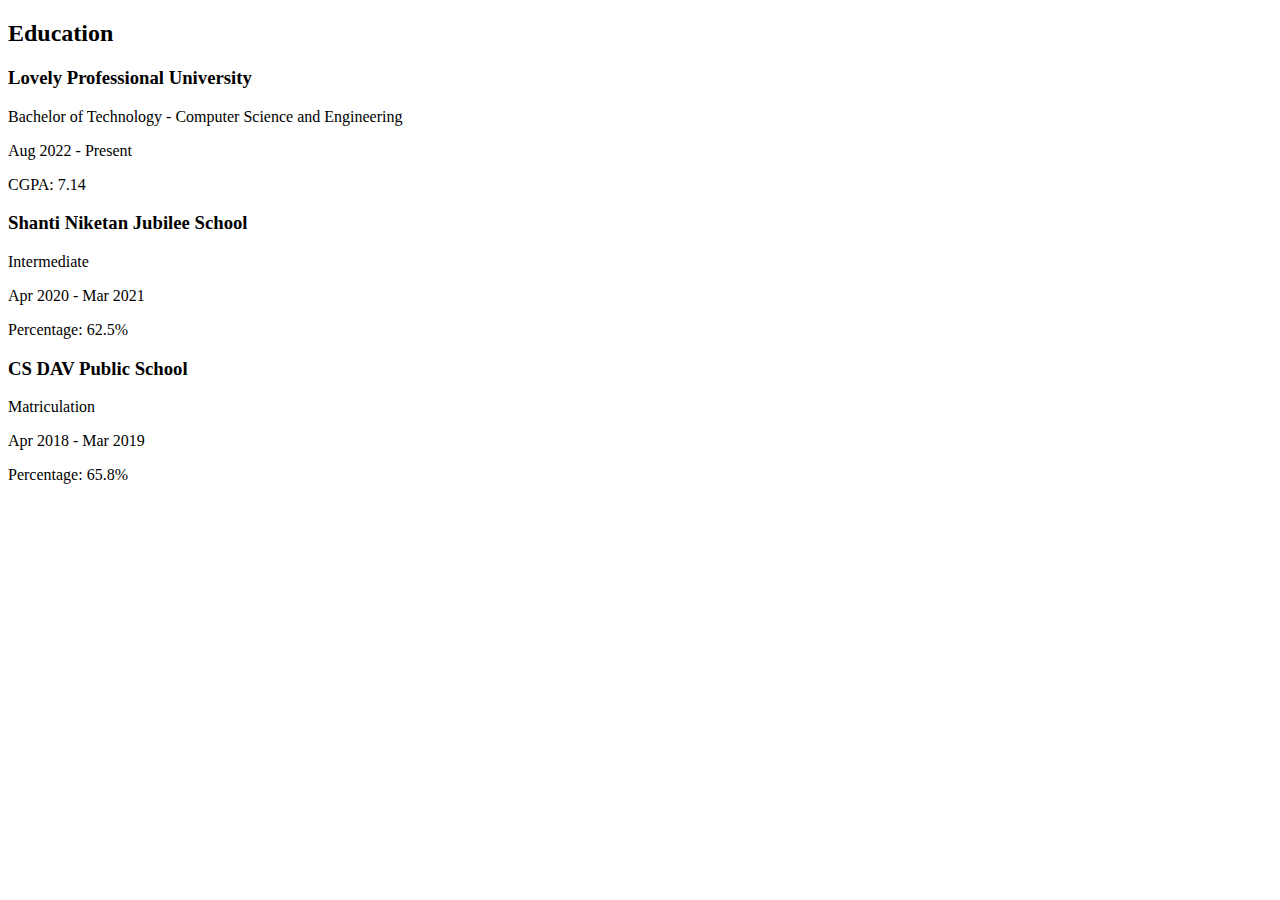
<file: templates/education.html>
<!DOCTYPE html>
<html lang="en">
<head>
    <meta charset="UTF-8">
    <meta name="viewport" content="width=device-width, initial-scale=1.0">
    <title>Education</title>
</head>
<body>
    
    <section id="education" class="section">
            <div class="container">
                <h2 class="section-title">Education</h2>
                <div class="education-grid">
                    <div class="education-card">
                        <h3>Lovely Professional University</h3>
                        <p class="degree">Bachelor of Technology - Computer Science and Engineering</p>
                        <p class="date">Aug 2022 - Present</p>
                        <p class="grade">CGPA: 7.14</p>
                    </div>
                    <div class="education-card">
                        <h3>Shanti Niketan Jubilee School</h3>
                        <p class="degree">Intermediate</p>
                        <p class="date">Apr 2020 - Mar 2021</p>
                        <p class="grade">Percentage: 62.5%</p>
                    </div>
                    <div class="education-card">
                        <h3>CS DAV Public School</h3>
                        <p class="degree">Matriculation</p>
                        <p class="date">Apr 2018 - Mar 2019</p>
                        <p class="grade">Percentage: 65.8%</p>
                    </div>
                </div>
            </div>
        </section>
</body>
</html>
</file>
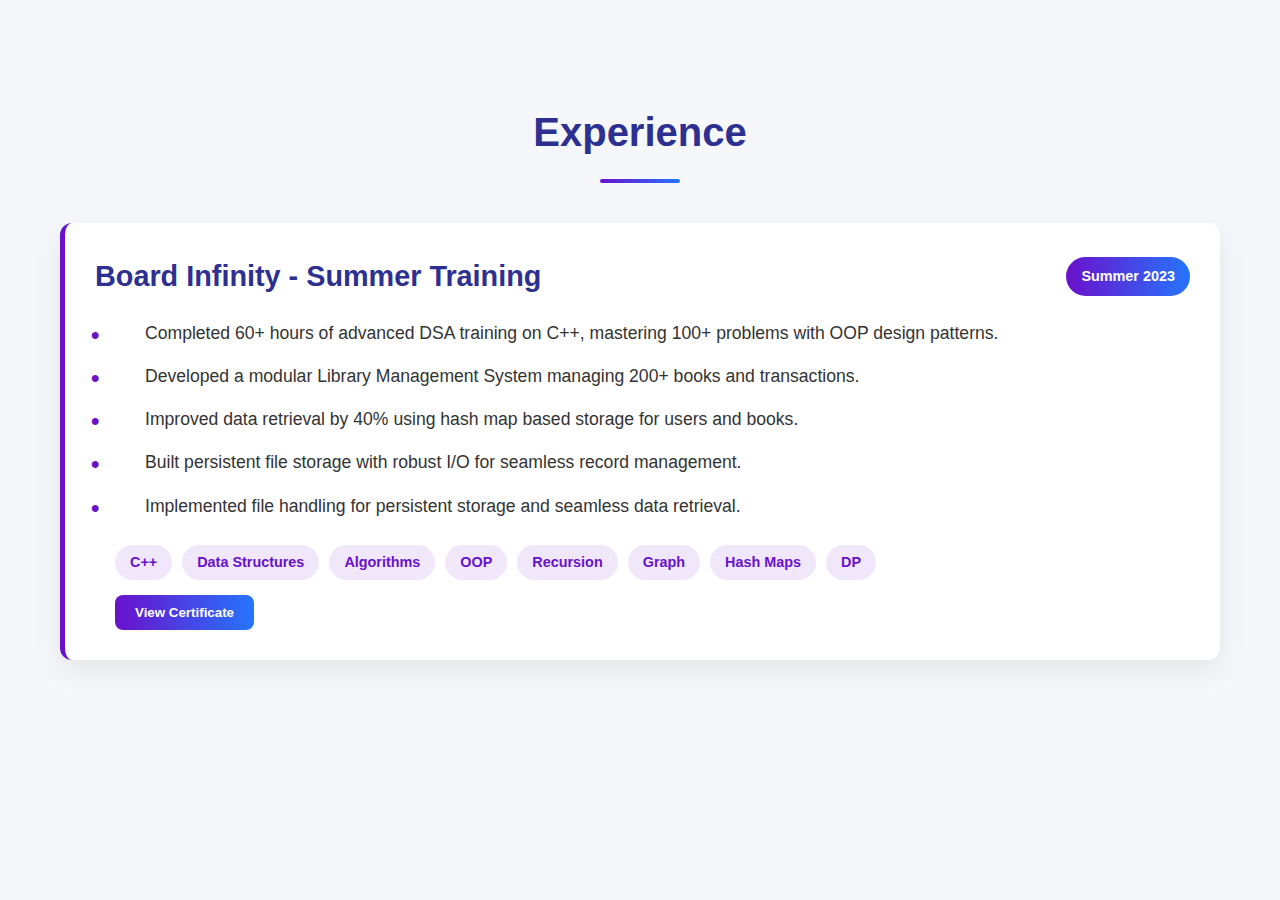
<file: templates/experience.html>
<!DOCTYPE html>
<html lang="en">
<head>
    <meta charset="UTF-8">
    <meta name="viewport" content="width=device-width, initial-scale=1.0">
    <title>Experience Section</title>
    <link rel="stylesheet" href="https://cdnjs.cloudflare.com/ajax/libs/font-awesome/6.4.0/css/all.min.css">
    <style>
        * {
            margin: 0;
            padding: 0;
            box-sizing: border-box;
            font-family: 'Segoe UI', Tahoma, Geneva, Verdana, sans-serif;
            transition: background-color 0.3s, color 0.3s;
        }

        html {
            scroll-behavior: smooth; /* ✅ Smooth scrolling */
        }

        body {
            background-color: #f5f7fa;
            color: #333;
            line-height: 1.6;
            padding: 20px;
        }

        body.dark-mode {
            background-color: #121212;
            color: #e0e0e0;
        }

        .container {
            max-width: 1200px;
            margin: 0 auto;
            padding: 20px;
        }

        .section {
            padding: 60px 0;
            scroll-margin-top: 100px; /* ✅ Prevent navbar overlap */
        }

        .section-title {
            text-align: center;
            font-size: 2.5rem;
            margin-bottom: 40px;
            color: #2d3091;
            position: relative;
        }

        body.dark-mode .section-title {
            color: #8b9afb;
        }

        .section-title::after {
            content: '';
            display: block;
            width: 80px;
            height: 4px;
            background: linear-gradient(90deg, #6a11cb 0%, #2575fc 100%);
            margin: 15px auto;
            border-radius: 2px;
        }

        .experience-card {
            background: white;
            border-radius: 12px;
            padding: 30px;
            box-shadow: 0 10px 30px rgba(0, 0, 0, 0.08);
            margin-bottom: 30px;
            position: relative;
            overflow: hidden;
            border-left: 5px solid #6a11cb;
        }

        body.dark-mode .experience-card {
            background: #1e1e1e;
            box-shadow: 0 10px 30px rgba(0, 0, 0, 0.3);
            border-left: 5px solid #8b9afb;
        }

        .experience-header {
            display: flex;
            justify-content: space-between;
            align-items: center;
            margin-bottom: 20px;
            flex-wrap: wrap;
        }

        .company-name {
            font-size: 1.8rem;
            color: #2d3091;
            font-weight: 700;
        }

        body.dark-mode .company-name {
            color: #8b9afb;
        }

        .duration {
            background: linear-gradient(90deg, #6a11cb 0%, #2575fc 100%);
            color: white;
            padding: 8px 15px;
            border-radius: 20px;
            font-size: 0.9rem;
            font-weight: 600;
        }

        .experience-content {
            margin-left: 20px;
        }

        .experience-list {
            list-style-type: none;
            margin-bottom: 25px;
        }

        .experience-list li {
            margin-bottom: 15px;
            padding-left: 30px;
            position: relative;
            font-size: 1.1rem;
            line-height: 1.6;
        }

        body.dark-mode .experience-list li {
            color: #d0d0d0;
        }

        .experience-list li:before {
            content: "•";
            color: #6a11cb;
            font-weight: bold;
            display: inline-block;
            width: 1em;
            margin-left: -1em;
            font-size: 1.5rem;
            position: absolute;
            left: 0;
            top: -3px;
        }

        body.dark-mode .experience-list li:before {
            color: #8b9afb;
        }

        .divider {
            height: 1px;
            background: linear-gradient(90deg, transparent 0%, #6a11cb 50%, transparent 100%);
            margin: 25px 0;
            opacity: 0.5;
        }

        body.dark-mode .divider {
            background: linear-gradient(90deg, transparent 0%, #8b9afb 50%, transparent 100%);
        }

        .tech-stack {
            display: flex;
            flex-wrap: wrap;
            gap: 10px;
            margin-top: 25px;
        }

        .tech-pill {
            background: rgba(106, 17, 203, 0.1);
            color: #6a11cb;
            padding: 6px 15px;
            border-radius: 20px;
            font-size: 0.9rem;
            font-weight: 600;
        }

        body.dark-mode .tech-pill {
            background: rgba(139, 154, 251, 0.15);
            color: #8b9afb;
        }

        .btn.view-certificate {
            background: linear-gradient(90deg, #6a11cb 0%, #2575fc 100%);
            border: none;
            color: white;
            padding: 10px 20px;
            border-radius: 8px;
            font-weight: 600;
            margin-top: 15px;
            cursor: pointer;
            transition: 0.3s;
        }

        .btn.view-certificate:hover {
            transform: scale(1.05);
            background: linear-gradient(90deg, #5a0fbf 0%, #1e63e0 100%);
        }

        @media (max-width: 768px) {
            .experience-header {
                flex-direction: column;
                align-items: flex-start;
                gap: 15px;
            }

            .section-title {
                font-size: 2rem;
            }

            .company-name {
                font-size: 1.5rem;
            }

            .experience-list li {
                font-size: 1rem;
            }
        }
    </style>
</head>
<body>
    <!-- ✅ Add the id here -->
    <section id="experience" class="section">
        <div class="container">
            <h2 class="section-title">Experience</h2>

            <div class="experience-card">
                <div class="experience-header">
                    <h3 class="company-name">Board Infinity - Summer Training</h3>
                    <span class="duration">Summer 2023</span>
                </div>

                <div class="experience-content">
                    <ul class="experience-list">
                        <li>Completed 60+ hours of advanced DSA training on C++, mastering 100+ problems with OOP design patterns.</li>
                        <li>Developed a modular Library Management System managing 200+ books and transactions.</li>
                        <li>Improved data retrieval by 40% using hash map based storage for users and books.</li>
                        <li>Built persistent file storage with robust I/O for seamless record management.</li>
                        <li>Implemented file handling for persistent storage and seamless data retrieval.</li>
                    </ul>

                    <div class="tech-stack">
                        <span class="tech-pill">C++</span>
                        <span class="tech-pill">Data Structures</span>
                        <span class="tech-pill">Algorithms</span>
                        <span class="tech-pill">OOP</span>
                        <span class="tech-pill">Recursion</span>
                        <span class="tech-pill">Graph</span>
                        <span class="tech-pill">Hash Maps</span>
                        <span class="tech-pill">DP</span>
                    </div>
                    <button class="btn view-certificate" onclick="window.open('https://drive.google.com/file/d/1vQjyZdEH9lj8gh8HrCu7tatMA-LluDJL/view?usp=drive_link', '_blank')">View Certificate</button>
                </div>
            </div>
        </div>
    </section>
</body>
</html>
</file>
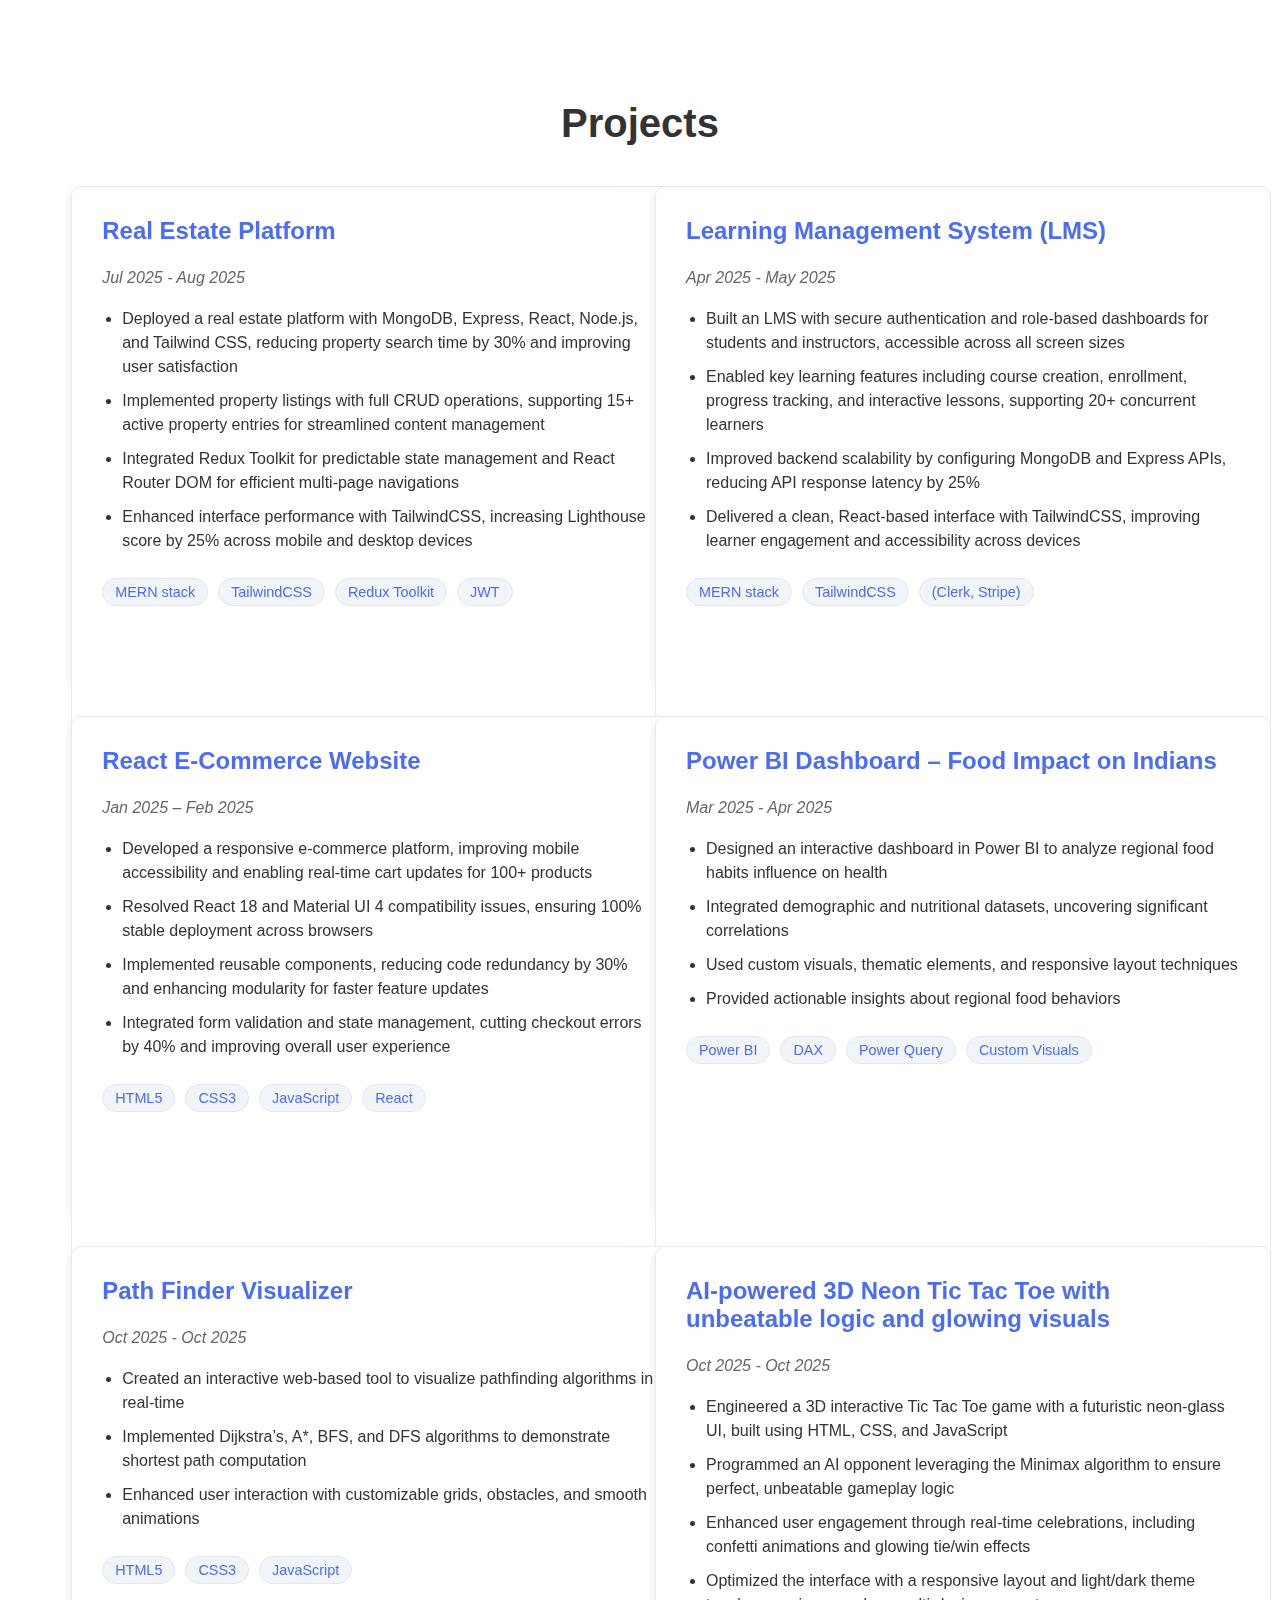
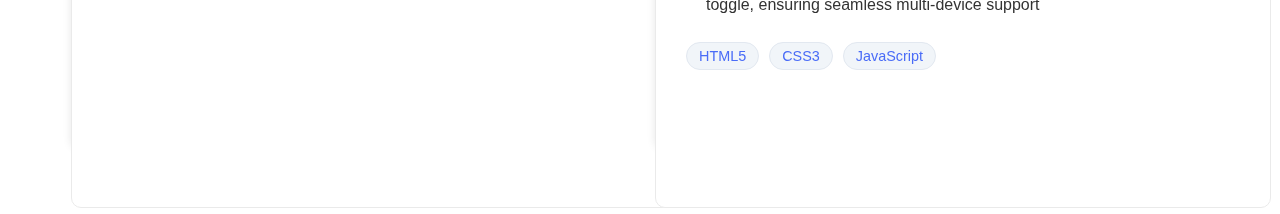
<file: templates/projects.html>
<!DOCTYPE html>
<html lang="en">
<head>
    <meta charset="UTF-8">
    <meta name="viewport" content="width=device-width, initial-scale=1.0">
    <title>Projects</title>
    <style>
        /* Basic styling for the project section */
        .section {
            padding: 60px 0;
            font-family: 'Poppins', sans-serif;
        }
        
        .container {
            width: 90%;
            max-width: 1200px;
            margin: 0 auto;
        }
        
        .section-title {
            text-align: center;
            font-size: 2.5rem;
            margin-bottom: 40px;
            color: #333;
        }
        
        .projects-grid {
            display: grid;
            grid-template-columns: repeat(auto-fit, minmax(400px, 1fr));
            gap: 30px;
        }
        
        .project-card {
            perspective: 1000px;
            height: 500px;
        }
        
        .project-card-inner {
            position: relative;
            width: 100%;
            height: 100%;
            transition: transform 0.8s;
            transform-style: preserve-3d;
            box-shadow: 0 4px 8px rgba(0,0,0,0.1);
            border-radius: 10px;
        }
        
        .project-card:hover .project-card-inner {
            transform: rotateY(180deg);
        }
        
        .project-card-front, .project-card-back {
            position: absolute;
            width: 100%;
            height: 100%;
            -webkit-backface-visibility: hidden;
            backface-visibility: hidden;
            padding: 30px;
            border-radius: 10px;
        }
        
        .project-card-front {
            background-color: #fff;
            color: #333;
            border: 1px solid #eaeaea;
        }
        
        .project-card-back {
            background-color: #4a6cf7;
            color: white;
            transform: rotateY(180deg);
            display: flex;
            flex-direction: column;
            justify-content: center;
            align-items: center;
            text-align: center;
        }
        
        .project-card h3 {
            margin-top: 0;
            color: #4a6cf7;
            font-size: 1.5rem;
        }
        
        .project-date {
            color: #666;
            font-style: italic;
            margin-bottom: 20px;
        }
        
        .project-card ul {
            padding-left: 20px;
            margin-bottom: 25px;
        }
        
        .project-card li {
            margin-bottom: 10px;
            line-height: 1.5;
        }
        
        .tech-stack {
            display: flex;
            flex-wrap: wrap;
            gap: 10px;
        }
        
        .tech-stack span {
            background-color: #f1f5f9;
            padding: 5px 12px;
            border-radius: 20px;
            font-size: 0.9rem;
            color: #4a6cf7;
            border: 1px solid #e2e8f0;
        }
        
        .project-links {
            display: flex;
            flex-direction: column;
            gap: 15px;
            margin-top: 20px;
        }
        
        .btn {
            display: inline-block;
            padding: 10px 20px;
            background-color: white;
            color: #4a6cf7;
            text-decoration: none;
            border-radius: 5px;
            font-weight: 500;
            transition: all 0.3s ease;
        }
        
        .btn:hover {
            background-color: #f8f9fa;
            transform: translateY(-2px);
        }
        
        .btn-demo {
            background-color: transparent;
            border: 2px solid white;
            color: white;
        }
        
        .btn-demo:hover {
            background-color: white;
            color: #4a6cf7;
        }
    </style>
</head>
<body>
    <section id="projects" class="section">
        <div class="container">
            <h2 class="section-title">Projects</h2>
            <div class="projects-grid">
                <div class="project-card">
                    <div class="project-card-inner">
                        <div class="project-card-front">
                            <h3>Real Estate Platform</h3>
                            <p class="project-date">Jul 2025 - Aug 2025</p>
                            <ul>
                                <li>Deployed a real estate platform with MongoDB, Express, React, Node.js, and Tailwind CSS, reducing property search time by 30% and improving user satisfaction</li>
                                <li>Implemented property listings with full CRUD operations, supporting 15+ active property entries for streamlined content management </li>
                                <li>Integrated Redux Toolkit for predictable state management and React Router DOM for efficient multi-page navigations</li>
                                <li>Enhanced interface performance with TailwindCSS, increasing Lighthouse score by 25% across mobile and desktop devices</li>
                            </ul>
                            <div class="tech-stack">
                                <span>MERN stack</span>
                                <span> TailwindCSS</span>
                                <span>Redux Toolkit</span>
                                <span>JWT</span>
                            </div>
                        </div>
                        <div class="project-card-back">
                            <h3>Explore Website</h3>
                            <p>Developed an interactive real estate project featuring property listings, analytics, and user engagement functionalitie.</p>
                            <div class="project-links">
                                <a href="https://github.com/abhi-2029/mern-estate" class="btn" target="_blank">View Details</a>
                                <a href="https://mern-estate-l7c1.onrender.com/" class="btn btn-demo" target="_blank">Live Demo</a>
                            </div>
                        </div>
                    </div>
                </div>


                <div class="project-card">
                    <div class="project-card-inner">
                        <div class="project-card-front">
                            <h3>Learning Management System (LMS)</h3>
                            <p class="project-date">Apr 2025 - May 2025</p>
                            <ul>
                                <li>Built an LMS with secure authentication and role-based dashboards for students and instructors, accessible across all screen sizes</li>
                                <li>Enabled key learning features including course creation, enrollment, progress tracking, and interactive lessons, supporting 20+ concurrent learners</li>
                                <li>Improved backend scalability by configuring MongoDB and Express APIs, reducing API response latency by 25%</li>
                                <li>Delivered a clean, React-based interface with TailwindCSS, improving learner engagement and accessibility across devices </li>
                            </ul>
                            <div class="tech-stack">
                                <span>MERN stack</span>
                                <span> TailwindCSS</span>
                                <span> (Clerk, Stripe) </span>
                            </div>
                        </div>
                        <div class="project-card-back">
                            <h3>Explore Website</h3>
                            <p>Designed and implemented a Learning Management System (LMS) integrating course management, user authentication, and real-time progress tracking.</p>
                            <div class="project-links">
                                <a href="https://github.com/abhi-2029/lms-full-stack" class="btn" target="_blank">View Details</a>
                                <a href="https://lms-full-stack-sandy-nine.vercel.app/" class="btn btn-demo" target="_blank">Live Demo</a>
                            </div>
                        </div>
                    </div>
                </div>



                <div class="project-card">
                    <div class="project-card-inner">
                        <div class="project-card-front">
                            <h3>React E-Commerce Website</h3>
                            <p class="project-date">Jan 2025 – Feb 2025</p>
                            <ul>
                                <li>Developed a responsive e-commerce platform, improving mobile accessibility and enabling real-time cart updates for 100+ products</li>
                                <li>Resolved React 18 and Material UI 4 compatibility issues, ensuring 100% stable deployment across browsers</li>
                                <li>Implemented reusable components, reducing code redundancy by 30% and enhancing modularity for faster feature updates</li>
                                <li>Integrated form validation and state management, cutting checkout errors by 40% and improving overall user experience</li>
                            </ul>
                            <div class="tech-stack">
                                <span>HTML5</span>
                                <span>CSS3</span>
                                <span>JavaScript</span>
                                <span>React</span>
                            </div>
                        </div>
                        <div class="project-card-back">
                            <h3>Explore Website</h3>
                            <p>AI-driven e-commerce platform with personalized recommendations.</p>
                            <div class="project-links">
                                <a href="https://github.com/abhi-2029/react-shopping-app" class="btn" target="_blank">View on GitHub</a>
                                <a href="https://react-shopping-app-mu.vercel.app/" class="btn btn-demo" target="_blank">Live Demo</a>
                            </div>
                        </div>
                    </div>
                </div>


                <div class="project-card">
                    <div class="project-card-inner">
                        <div class="project-card-front">
                            <h3>Power BI Dashboard – Food Impact on Indians</h3>
                            <p class="project-date">Mar 2025 - Apr 2025</p>
                            <ul>
                                <li>Designed an interactive dashboard in Power BI to analyze regional food habits influence on health</li>
                                <li>Integrated demographic and nutritional datasets, uncovering significant correlations</li>
                                <li>Used custom visuals, thematic elements, and responsive layout techniques</li>
                                <li>Provided actionable insights about regional food behaviors</li>
                            </ul>
                            <div class="tech-stack">
                                <span>Power BI</span>
                                <span>DAX</span>
                                <span>Power Query</span>
                                <span>Custom Visuals</span>
                            </div>
                        </div>
                        <div class="project-card-back">
                            <h3>Explore Dashboard</h3>
                            <p>Interactive Power BI dashboard for health and nutrition insights.</p>
                            <div class="project-links">
                                <a href="https://github.com/abhi-2029/food-impact-dashboard" class="btn" target="_blank">View Details</a>
                                <a href="https://app.powerbi.com/view?r=eyJrIjoiODMxYjVmNzAtNjliNS00OWE3LThlOTMtYTk3YmI2ODQ2MWMyIiwidCI6ImUxNGU3M2ViLTUyNTEtNDM4OC04ZDY3LThmOWYyZTJkNWE0NiIsImMiOjEwfQ%3D%3D" class="btn btn-demo" target="_blank">View Dashboard</a>
                            </div>
                        </div>
                    </div>
                </div>


                <div class="project-card">
                    <div class="project-card-inner">
                        <div class="project-card-front">
                            <h3>Path Finder Visualizer</h3>
                            <p class="project-date">Oct 2025 - Oct 2025</p>
                            <ul>
                                <li>Created an interactive web-based tool to visualize pathfinding algorithms in real-time</li>
                                <li>Implemented Dijkstra’s, A*, BFS, and DFS algorithms to demonstrate shortest path computation</li>
                                <li>Enhanced user interaction with customizable grids, obstacles, and smooth animations</li>
                            </ul>
                            <div class="tech-stack">
                                <span>HTML5</span>
                                <span>CSS3</span>
                                <span>JavaScript</span>
                            </div>
                        </div>
                        <div class="project-card-back">
                            <h3>Explore Website</h3>
                            <p>Designed and implemented an interactive Path Finder Visualization to simulate and compare pathfinding algorithms for shortest route computation.</p>
                            <div class="project-links">
                                <a href="https://github.com/abhi-2029/Path-Finder-Visualization" class="btn" target="_blank">View Details</a>
                                <a href="https://path-finder-omega-virid.vercel.app/" class="btn btn-demo" target="_blank">Live Demo</a>
                            </div>
                        </div>
                    </div>
                </div>


                <div class="project-card">
                    <div class="project-card-inner">
                        <div class="project-card-front">
                            <h3>AI-powered 3D Neon Tic Tac Toe with unbeatable logic and glowing visuals</h3>
                            <p class="project-date">Oct 2025 - Oct 2025</p>
                            <ul>
                                <li>Engineered a 3D interactive Tic Tac Toe game with a futuristic neon-glass UI, built using HTML, CSS, and JavaScript</li>
                                <li>Programmed an AI opponent leveraging the Minimax algorithm to ensure perfect, unbeatable gameplay logic</li>
                                <li>Enhanced user engagement through real-time celebrations, including confetti animations and glowing tie/win effects</li>
                                <li>Optimized the interface with a responsive layout and light/dark theme toggle, ensuring seamless multi-device support</li>
                            </ul>
                            <div class="tech-stack">
                                <span>HTML5</span>
                                <span>CSS3</span>
                                <span>JavaScript</span>
                                <!-- <span>Minimax Algorithm(AI)</span> -->
                            </div>
                        </div>
                        <div class="project-card-back">
                            <h3>Explore Website</h3>
                            <p>Interactive 3D Tic Tac Toe with smart AI and stunning neon-glass effects</p>
                            <div class="project-links">
                                <a href="https://github.com/abhi-2029/Tic_Tac_Toe" class="btn" target="_blank">View Details</a>
                                <a href="https://tic-tac-toe-delta-one-46.vercel.app/" class="btn btn-demo" target="_blank">Live Demo</a>
                            </div>
                        </div>
                    </div>
                </div>





            </div>
        </div>
    </section>
</body>
</html>
</file>
